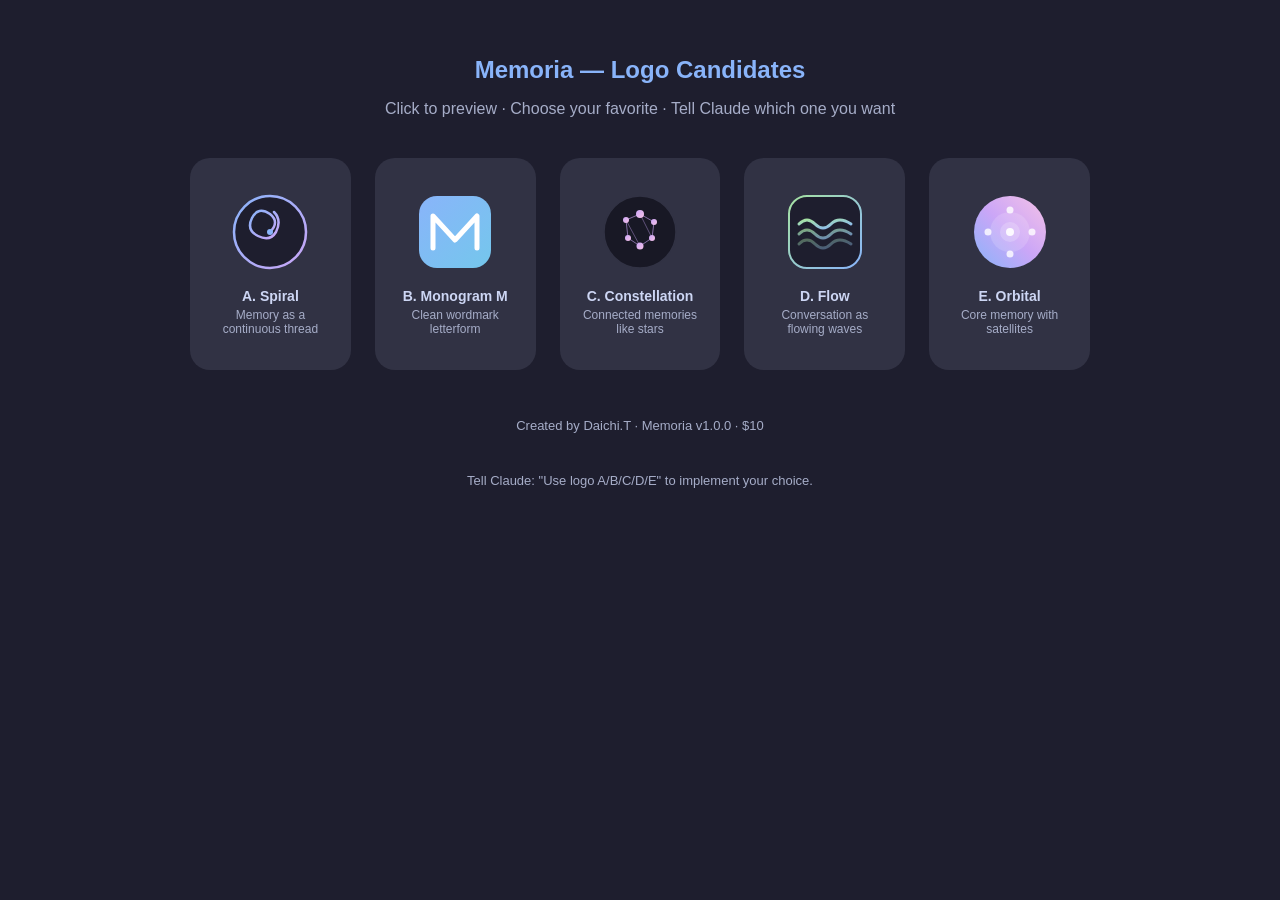
<file: memoria_logos.html>
<!DOCTYPE html>
<html lang="en">
<head>
<meta charset="UTF-8">
<title>Memoria — Logo Candidates</title>
<style>
  body { background: #1e1e2e; color: #cdd6f4; font-family: -apple-system, sans-serif; margin: 0; padding: 40px; }
  h1 { text-align: center; font-size: 24px; margin-bottom: 8px; color: #89b4fa; }
  p { text-align: center; color: #a6adc8; margin-bottom: 40px; }
  .grid { display: grid; grid-template-columns: repeat(5, 1fr); gap: 24px; max-width: 900px; margin: 0 auto; }
  .card { background: #313244; border-radius: 20px; padding: 32px 20px; text-align: center; border: 2px solid transparent; cursor: pointer; transition: border-color 0.2s, transform 0.2s; }
  .card:hover { border-color: #89b4fa; transform: translateY(-4px); }
  .card h3 { margin: 16px 0 4px; font-size: 14px; color: #cdd6f4; }
  .card p { font-size: 12px; color: #a6adc8; margin: 0; }
  svg { display: block; margin: 0 auto; }
</style>
</head>
<body>
<h1>Memoria — Logo Candidates</h1>
<p>Click to preview · Choose your favorite · Tell Claude which one you want</p>

<div class="grid">

  <!-- Logo 1: Spiral Memory -->
  <div class="card">
    <svg width="80" height="80" viewBox="0 0 80 80">
      <defs>
        <linearGradient id="g1" x1="0%" y1="0%" x2="100%" y2="100%">
          <stop offset="0%" stop-color="#89b4fa"/>
          <stop offset="100%" stop-color="#cba6f7"/>
        </linearGradient>
      </defs>
      <circle cx="40" cy="40" r="36" fill="#1e1e2e" stroke="url(#g1)" stroke-width="2.5"/>
      <!-- Spiral -->
      <path d="M40 40 Q50 30 40 22 Q28 14 22 26 Q16 38 28 44 Q40 50 46 40 Q52 28 44 20"
            fill="none" stroke="url(#g1)" stroke-width="2.5" stroke-linecap="round"/>
      <circle cx="40" cy="40" r="3" fill="#89b4fa"/>
    </svg>
    <h3>A. Spiral</h3>
    <p>Memory as a continuous thread</p>
  </div>

  <!-- Logo 2: Geometric M -->
  <div class="card">
    <svg width="80" height="80" viewBox="0 0 80 80">
      <defs>
        <linearGradient id="g2" x1="0%" y1="0%" x2="100%" y2="100%">
          <stop offset="0%" stop-color="#89b4fa"/>
          <stop offset="100%" stop-color="#74c7ec"/>
        </linearGradient>
      </defs>
      <rect x="4" y="4" width="72" height="72" rx="18" fill="url(#g2)"/>
      <!-- M letterform -->
      <path d="M18 56 L18 24 L40 48 L62 24 L62 56" fill="none" stroke="white" stroke-width="5" stroke-linecap="round" stroke-linejoin="round"/>
    </svg>
    <h3>B. Monogram M</h3>
    <p>Clean wordmark letterform</p>
  </div>

  <!-- Logo 3: Constellation -->
  <div class="card">
    <svg width="80" height="80" viewBox="0 0 80 80">
      <defs>
        <linearGradient id="g3" x1="0%" y1="0%" x2="100%" y2="100%">
          <stop offset="0%" stop-color="#cba6f7"/>
          <stop offset="100%" stop-color="#f5c2e7"/>
        </linearGradient>
      </defs>
      <circle cx="40" cy="40" r="36" fill="#181825" stroke="#313244" stroke-width="1.5"/>
      <!-- Constellation lines -->
      <line x1="26" y1="28" x2="40" y2="22" stroke="#cba6f7" stroke-width="1" opacity="0.6"/>
      <line x1="40" y1="22" x2="54" y2="30" stroke="#cba6f7" stroke-width="1" opacity="0.6"/>
      <line x1="54" y1="30" x2="52" y2="46" stroke="#cba6f7" stroke-width="1" opacity="0.6"/>
      <line x1="52" y1="46" x2="40" y2="54" stroke="#cba6f7" stroke-width="1" opacity="0.6"/>
      <line x1="40" y1="54" x2="28" y2="46" stroke="#cba6f7" stroke-width="1" opacity="0.6"/>
      <line x1="28" y1="46" x2="26" y2="28" stroke="#cba6f7" stroke-width="1" opacity="0.6"/>
      <line x1="40" y1="22" x2="52" y2="46" stroke="#cba6f7" stroke-width="1" opacity="0.4"/>
      <line x1="26" y1="28" x2="40" y2="54" stroke="#cba6f7" stroke-width="1" opacity="0.4"/>
      <!-- Stars -->
      <circle cx="26" cy="28" r="3" fill="url(#g3)"/>
      <circle cx="40" cy="22" r="4" fill="url(#g3)"/>
      <circle cx="54" cy="30" r="3" fill="url(#g3)"/>
      <circle cx="52" cy="46" r="3" fill="url(#g3)"/>
      <circle cx="40" cy="54" r="3.5" fill="url(#g3)"/>
      <circle cx="28" cy="46" r="3" fill="url(#g3)"/>
    </svg>
    <h3>C. Constellation</h3>
    <p>Connected memories like stars</p>
  </div>

  <!-- Logo 4: Wave / Flow -->
  <div class="card">
    <svg width="80" height="80" viewBox="0 0 80 80">
      <defs>
        <linearGradient id="g4" x1="0%" y1="0%" x2="100%" y2="100%">
          <stop offset="0%" stop-color="#a6e3a1"/>
          <stop offset="100%" stop-color="#89b4fa"/>
        </linearGradient>
      </defs>
      <rect x="4" y="4" width="72" height="72" rx="18" fill="#1e1e2e" stroke="url(#g4)" stroke-width="2"/>
      <!-- Wave lines -->
      <path d="M14 32 Q22 24 30 32 Q38 40 46 32 Q54 24 66 32" fill="none" stroke="url(#g4)" stroke-width="3" stroke-linecap="round"/>
      <path d="M14 42 Q22 34 30 42 Q38 50 46 42 Q54 34 66 42" fill="none" stroke="url(#g4)" stroke-width="3" stroke-linecap="round" opacity="0.7"/>
      <path d="M14 52 Q22 44 30 52 Q38 60 46 52 Q54 44 66 52" fill="none" stroke="url(#g4)" stroke-width="3" stroke-linecap="round" opacity="0.4"/>
    </svg>
    <h3>D. Flow</h3>
    <p>Conversation as flowing waves</p>
  </div>

  <!-- Logo 5: Minimal Circle Dot -->
  <div class="card">
    <svg width="80" height="80" viewBox="0 0 80 80">
      <defs>
        <linearGradient id="g5" x1="0%" y1="100%" x2="100%" y2="0%">
          <stop offset="0%" stop-color="#89b4fa"/>
          <stop offset="50%" stop-color="#cba6f7"/>
          <stop offset="100%" stop-color="#f5c2e7"/>
        </linearGradient>
      </defs>
      <circle cx="40" cy="40" r="36" fill="url(#g5)"/>
      <!-- Inner white circles suggesting memory/records -->
      <circle cx="40" cy="40" r="20" fill="white" opacity="0.15"/>
      <circle cx="40" cy="40" r="10" fill="white" opacity="0.2"/>
      <circle cx="40" cy="40" r="4" fill="white" opacity="0.9"/>
      <!-- Orbital dots -->
      <circle cx="40" cy="18" r="3.5" fill="white" opacity="0.8"/>
      <circle cx="62" cy="40" r="3.5" fill="white" opacity="0.8"/>
      <circle cx="40" cy="62" r="3.5" fill="white" opacity="0.8"/>
      <circle cx="18" cy="40" r="3.5" fill="white" opacity="0.8"/>
    </svg>
    <h3>E. Orbital</h3>
    <p>Core memory with satellites</p>
  </div>

</div>

<div style="text-align:center; margin-top:48px; color:#6c6f85; font-size:13px;">
  <p>Created by Daichi.T · Memoria v1.0.0 · $10</p>
  <p style="margin-top:8px;">Tell Claude: "Use logo A/B/C/D/E" to implement your choice.</p>
</div>

</body>
</html>
</file>
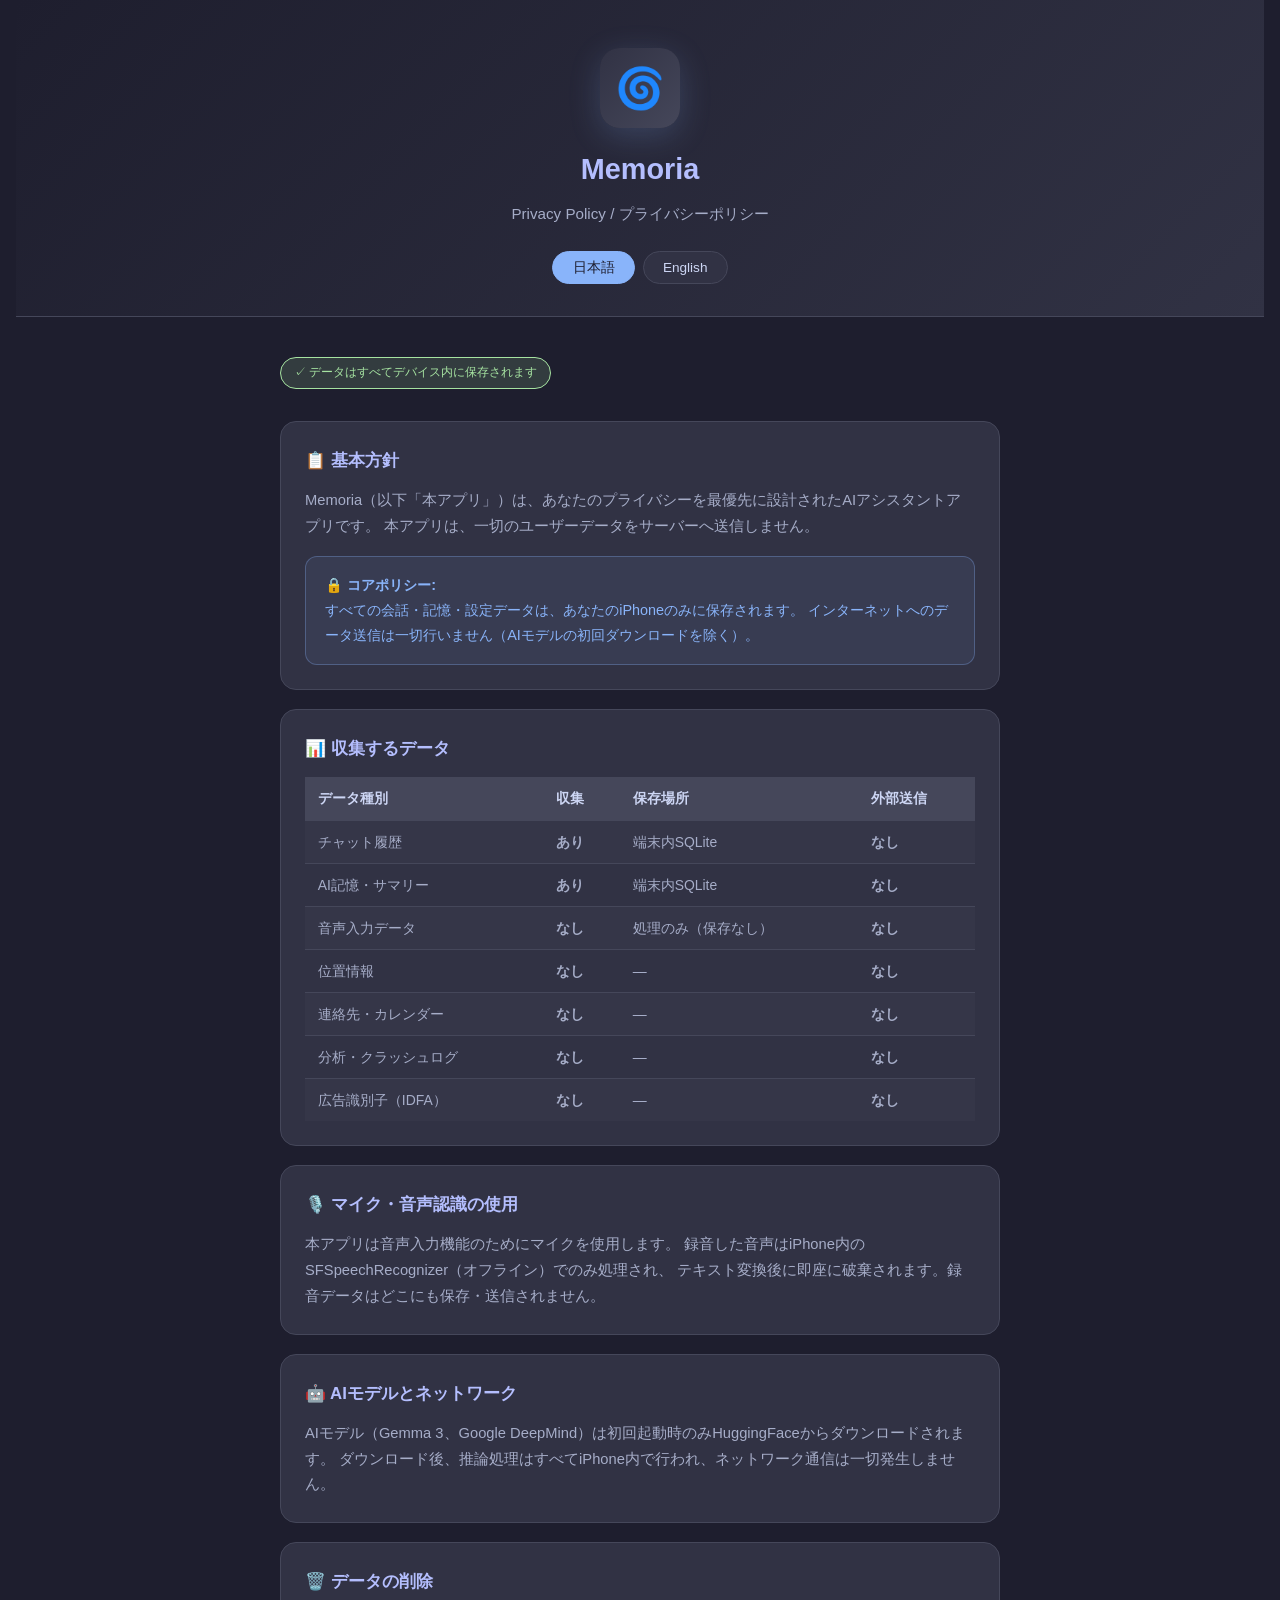
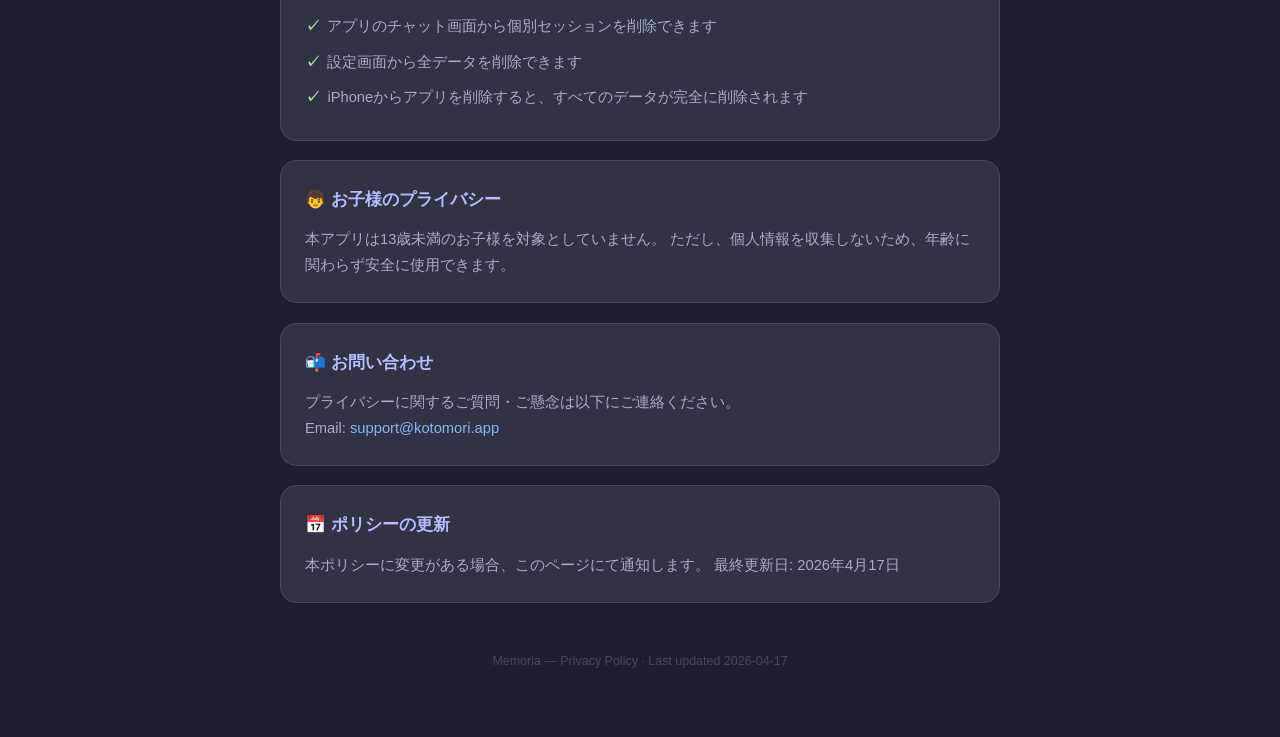
<file: privacy_policy.html>
<!DOCTYPE html>
<html lang="ja">
<head>
  <meta charset="UTF-8">
  <meta name="viewport" content="width=device-width, initial-scale=1.0">
  <title>Memoria - プライバシーポリシー / Privacy Policy</title>
  <style>
    :root {
      --base:    #1e1e2e;
      --surface0:#313244;
      --surface1:#45475a;
      --text:    #cdd6f4;
      --subtext: #a6adc8;
      --blue:    #89b4fa;
      --lavender:#b4befe;
      --mauve:   #cba6f7;
      --green:   #a6e3a1;
      --red:     #f38ba8;
    }

    * { box-sizing: border-box; margin: 0; padding: 0; }

    body {
      font-family: -apple-system, BlinkMacSystemFont, 'Helvetica Neue', sans-serif;
      background: var(--base);
      color: var(--text);
      line-height: 1.75;
      padding: 0 1rem 4rem;
    }

    .hero {
      background: linear-gradient(135deg, var(--base) 0%, var(--surface0) 100%);
      border-bottom: 1px solid var(--surface1);
      padding: 3rem 1rem 2rem;
      text-align: center;
    }

    .hero .app-icon {
      width: 80px; height: 80px;
      border-radius: 20px;
      background: linear-gradient(135deg, #313244, #45475a);
      margin: 0 auto 1rem;
      display: flex; align-items: center; justify-content: center;
      font-size: 2.5rem;
      box-shadow: 0 8px 32px rgba(137,180,250,0.2);
    }

    .hero h1 {
      font-size: 1.8rem;
      font-weight: 700;
      color: var(--lavender);
      margin-bottom: 0.4rem;
    }

    .hero p.subtitle {
      color: var(--subtext);
      font-size: 0.95rem;
    }

    .lang-toggle {
      display: flex;
      justify-content: center;
      gap: 0.5rem;
      margin-top: 1.5rem;
    }

    .lang-btn {
      background: var(--surface0);
      border: 1px solid var(--surface1);
      color: var(--text);
      padding: 0.4rem 1.2rem;
      border-radius: 999px;
      cursor: pointer;
      font-size: 0.85rem;
      transition: all 0.2s;
    }

    .lang-btn.active, .lang-btn:hover {
      background: var(--blue);
      color: var(--base);
      border-color: var(--blue);
    }

    .container {
      max-width: 720px;
      margin: 2.5rem auto 0;
    }

    .badge {
      display: inline-block;
      background: rgba(166,227,161,0.15);
      border: 1px solid var(--green);
      color: var(--green);
      font-size: 0.78rem;
      padding: 0.25rem 0.8rem;
      border-radius: 999px;
      margin-bottom: 2rem;
    }

    .section {
      background: var(--surface0);
      border-radius: 16px;
      padding: 1.5rem;
      margin-bottom: 1.2rem;
      border: 1px solid var(--surface1);
    }

    .section h2 {
      color: var(--lavender);
      font-size: 1.05rem;
      font-weight: 600;
      margin-bottom: 0.8rem;
      display: flex;
      align-items: center;
      gap: 0.5rem;
    }

    .section p, .section li {
      color: var(--subtext);
      font-size: 0.92rem;
    }

    .section ul {
      list-style: none;
      padding: 0;
    }

    .section ul li {
      padding: 0.3rem 0;
      padding-left: 1.4rem;
      position: relative;
    }

    .section ul li::before {
      content: "✓";
      position: absolute;
      left: 0;
      color: var(--green);
      font-weight: bold;
    }

    .section ul li.no::before {
      content: "✕";
      color: var(--red);
    }

    .highlight-box {
      background: rgba(137,180,250,0.08);
      border: 1px solid rgba(137,180,250,0.3);
      border-radius: 12px;
      padding: 1rem 1.2rem;
      margin: 1rem 0 0;
      color: var(--blue);
      font-size: 0.9rem;
    }

    .highlight-box strong {
      color: var(--blue);
    }

    .data-table {
      width: 100%;
      border-collapse: collapse;
      font-size: 0.87rem;
      margin-top: 0.8rem;
    }

    .data-table th {
      background: var(--surface1);
      color: var(--text);
      padding: 0.6rem 0.8rem;
      text-align: left;
      font-weight: 600;
    }

    .data-table td {
      padding: 0.55rem 0.8rem;
      border-top: 1px solid var(--surface1);
      color: var(--subtext);
    }

    .data-table tr:nth-child(even) td {
      background: rgba(255,255,255,0.02);
    }

    .tag-yes {
      color: var(--green);
      font-weight: 600;
    }

    .tag-no {
      color: var(--red);
      font-weight: 600;
    }

    .updated {
      text-align: center;
      color: var(--surface1);
      font-size: 0.78rem;
      margin-top: 3rem;
    }

    /* ── Lang sections ── */
    .lang-ja .en-only { display: none; }
    .lang-en .ja-only { display: none; }
    .lang-en .en-only { display: block; }
    .lang-ja .en-only { display: none; }

    a { color: var(--blue); text-decoration: none; }
    a:hover { text-decoration: underline; }
  </style>
</head>
<body>

<div class="hero">
  <div class="app-icon">🌀</div>
  <h1>Memoria</h1>
  <p class="subtitle">Privacy Policy / プライバシーポリシー</p>
  <div class="lang-toggle">
    <button class="lang-btn active" onclick="setLang('ja')">日本語</button>
    <button class="lang-btn" onclick="setLang('en')">English</button>
  </div>
</div>

<div class="container" id="main-content">

  <!-- ═══════════════ 日本語 ═══════════════ -->
  <div class="ja-only">

    <div class="badge">✓ データはすべてデバイス内に保存されます</div>

    <div class="section">
      <h2>📋 基本方針</h2>
      <p>
        Memoria（以下「本アプリ」）は、あなたのプライバシーを最優先に設計されたAIアシスタントアプリです。
        本アプリは、一切のユーザーデータをサーバーへ送信しません。
      </p>
      <div class="highlight-box">
        <strong>🔒 コアポリシー:</strong><br>
        すべての会話・記憶・設定データは、あなたのiPhoneのみに保存されます。
        インターネットへのデータ送信は一切行いません（AIモデルの初回ダウンロードを除く）。
      </div>
    </div>

    <div class="section">
      <h2>📊 収集するデータ</h2>
      <table class="data-table">
        <tr>
          <th>データ種別</th>
          <th>収集</th>
          <th>保存場所</th>
          <th>外部送信</th>
        </tr>
        <tr>
          <td>チャット履歴</td>
          <td class="tag-yes">あり</td>
          <td>端末内SQLite</td>
          <td class="tag-no">なし</td>
        </tr>
        <tr>
          <td>AI記憶・サマリー</td>
          <td class="tag-yes">あり</td>
          <td>端末内SQLite</td>
          <td class="tag-no">なし</td>
        </tr>
        <tr>
          <td>音声入力データ</td>
          <td class="tag-no">なし</td>
          <td>処理のみ（保存なし）</td>
          <td class="tag-no">なし</td>
        </tr>
        <tr>
          <td>位置情報</td>
          <td class="tag-no">なし</td>
          <td>—</td>
          <td class="tag-no">なし</td>
        </tr>
        <tr>
          <td>連絡先・カレンダー</td>
          <td class="tag-no">なし</td>
          <td>—</td>
          <td class="tag-no">なし</td>
        </tr>
        <tr>
          <td>分析・クラッシュログ</td>
          <td class="tag-no">なし</td>
          <td>—</td>
          <td class="tag-no">なし</td>
        </tr>
        <tr>
          <td>広告識別子（IDFA）</td>
          <td class="tag-no">なし</td>
          <td>—</td>
          <td class="tag-no">なし</td>
        </tr>
      </table>
    </div>

    <div class="section">
      <h2>🎙️ マイク・音声認識の使用</h2>
      <p>
        本アプリは音声入力機能のためにマイクを使用します。
        録音した音声はiPhone内のSFSpeechRecognizer（オフライン）でのみ処理され、
        テキスト変換後に即座に破棄されます。録音データはどこにも保存・送信されません。
      </p>
    </div>

    <div class="section">
      <h2>🤖 AIモデルとネットワーク</h2>
      <p>
        AIモデル（Gemma 3、Google DeepMind）は初回起動時のみHuggingFaceからダウンロードされます。
        ダウンロード後、推論処理はすべてiPhone内で行われ、ネットワーク通信は一切発生しません。
      </p>
    </div>

    <div class="section">
      <h2>🗑️ データの削除</h2>
      <ul>
        <li>アプリのチャット画面から個別セッションを削除できます</li>
        <li>設定画面から全データを削除できます</li>
        <li>iPhoneからアプリを削除すると、すべてのデータが完全に削除されます</li>
      </ul>
    </div>

    <div class="section">
      <h2>👦 お子様のプライバシー</h2>
      <p>本アプリは13歳未満のお子様を対象としていません。
      ただし、個人情報を収集しないため、年齢に関わらず安全に使用できます。</p>
    </div>

    <div class="section">
      <h2>📬 お問い合わせ</h2>
      <p>
        プライバシーに関するご質問・ご懸念は以下にご連絡ください。<br>
        Email: <a href="mailto:support@kotomori.app">support@kotomori.app</a>
      </p>
    </div>

    <div class="section">
      <h2>📅 ポリシーの更新</h2>
      <p>
        本ポリシーに変更がある場合、このページにて通知します。
        最終更新日: 2026年4月17日
      </p>
    </div>

  </div>

  <!-- ═══════════════ English ═══════════════ -->
  <div class="en-only" style="display:none">

    <div class="badge">✓ All data stays on your device</div>

    <div class="section">
      <h2>📋 Overview</h2>
      <p>
        Memoria is an AI assistant app designed with your privacy as the top priority.
        This app never transmits any user data to external servers.
      </p>
      <div class="highlight-box">
        <strong>🔒 Core Policy:</strong><br>
        All conversations, memories, and settings are stored only on your iPhone.
        No data is sent over the internet (except the initial AI model download).
      </div>
    </div>

    <div class="section">
      <h2>📊 Data Collected</h2>
      <table class="data-table">
        <tr>
          <th>Data Type</th>
          <th>Collected</th>
          <th>Storage</th>
          <th>Transmitted</th>
        </tr>
        <tr>
          <td>Chat History</td>
          <td class="tag-yes">Yes</td>
          <td>On-device SQLite</td>
          <td class="tag-no">No</td>
        </tr>
        <tr>
          <td>AI Memories / Summaries</td>
          <td class="tag-yes">Yes</td>
          <td>On-device SQLite</td>
          <td class="tag-no">No</td>
        </tr>
        <tr>
          <td>Voice Input Audio</td>
          <td class="tag-no">No</td>
          <td>Processed only (not stored)</td>
          <td class="tag-no">No</td>
        </tr>
        <tr>
          <td>Location</td>
          <td class="tag-no">No</td>
          <td>—</td>
          <td class="tag-no">No</td>
        </tr>
        <tr>
          <td>Contacts / Calendar</td>
          <td class="tag-no">No</td>
          <td>—</td>
          <td class="tag-no">No</td>
        </tr>
        <tr>
          <td>Analytics / Crash Logs</td>
          <td class="tag-no">No</td>
          <td>—</td>
          <td class="tag-no">No</td>
        </tr>
        <tr>
          <td>Ad Identifier (IDFA)</td>
          <td class="tag-no">No</td>
          <td>—</td>
          <td class="tag-no">No</td>
        </tr>
      </table>
    </div>

    <div class="section">
      <h2>🎙️ Microphone &amp; Speech Recognition</h2>
      <p>
        The app uses your microphone for voice input only. Audio is processed
        entirely on-device using SFSpeechRecognizer (offline mode) and is discarded
        immediately after transcription. No audio data is stored or transmitted.
      </p>
    </div>

    <div class="section">
      <h2>🤖 AI Model &amp; Network</h2>
      <p>
        The AI model (Gemma 3 by Google DeepMind) is downloaded from HuggingFace
        on first launch only. After that, all inference runs on-device with
        zero network communication.
      </p>
    </div>

    <div class="section">
      <h2>🗑️ Deleting Your Data</h2>
      <ul>
        <li>Delete individual sessions from the chat screen</li>
        <li>Delete all data from the Settings screen</li>
        <li>Uninstalling the app permanently removes all data</li>
      </ul>
    </div>

    <div class="section">
      <h2>👦 Children's Privacy</h2>
      <p>This app is not directed to children under 13. However, since no
      personal information is collected, it is safe for all ages.</p>
    </div>

    <div class="section">
      <h2>📬 Contact</h2>
      <p>
        For privacy questions or concerns, contact us at:<br>
        Email: <a href="mailto:support@kotomori.app">support@kotomori.app</a>
      </p>
    </div>

    <div class="section">
      <h2>📅 Policy Updates</h2>
      <p>
        Any changes to this policy will be posted on this page.
        Last updated: April 17, 2026
      </p>
    </div>

  </div>

</div><!-- /.container -->

<p class="updated">Memoria — Privacy Policy · Last updated 2026-04-17</p>

<script>
function setLang(lang) {
  const content = document.getElementById('main-content');
  const btns = document.querySelectorAll('.lang-btn');
  const jaEl = document.querySelector('.ja-only');
  const enEl = document.querySelector('.en-only');

  btns.forEach(b => b.classList.remove('active'));
  document.querySelector(`.lang-btn[onclick="setLang('${lang}')"]`).classList.add('active');

  if (lang === 'ja') {
    jaEl.style.display = '';
    enEl.style.display = 'none';
    document.documentElement.lang = 'ja';
  } else {
    jaEl.style.display = 'none';
    enEl.style.display = '';
    document.documentElement.lang = 'en';
  }
}
</script>

</body>
</html>
</file>
